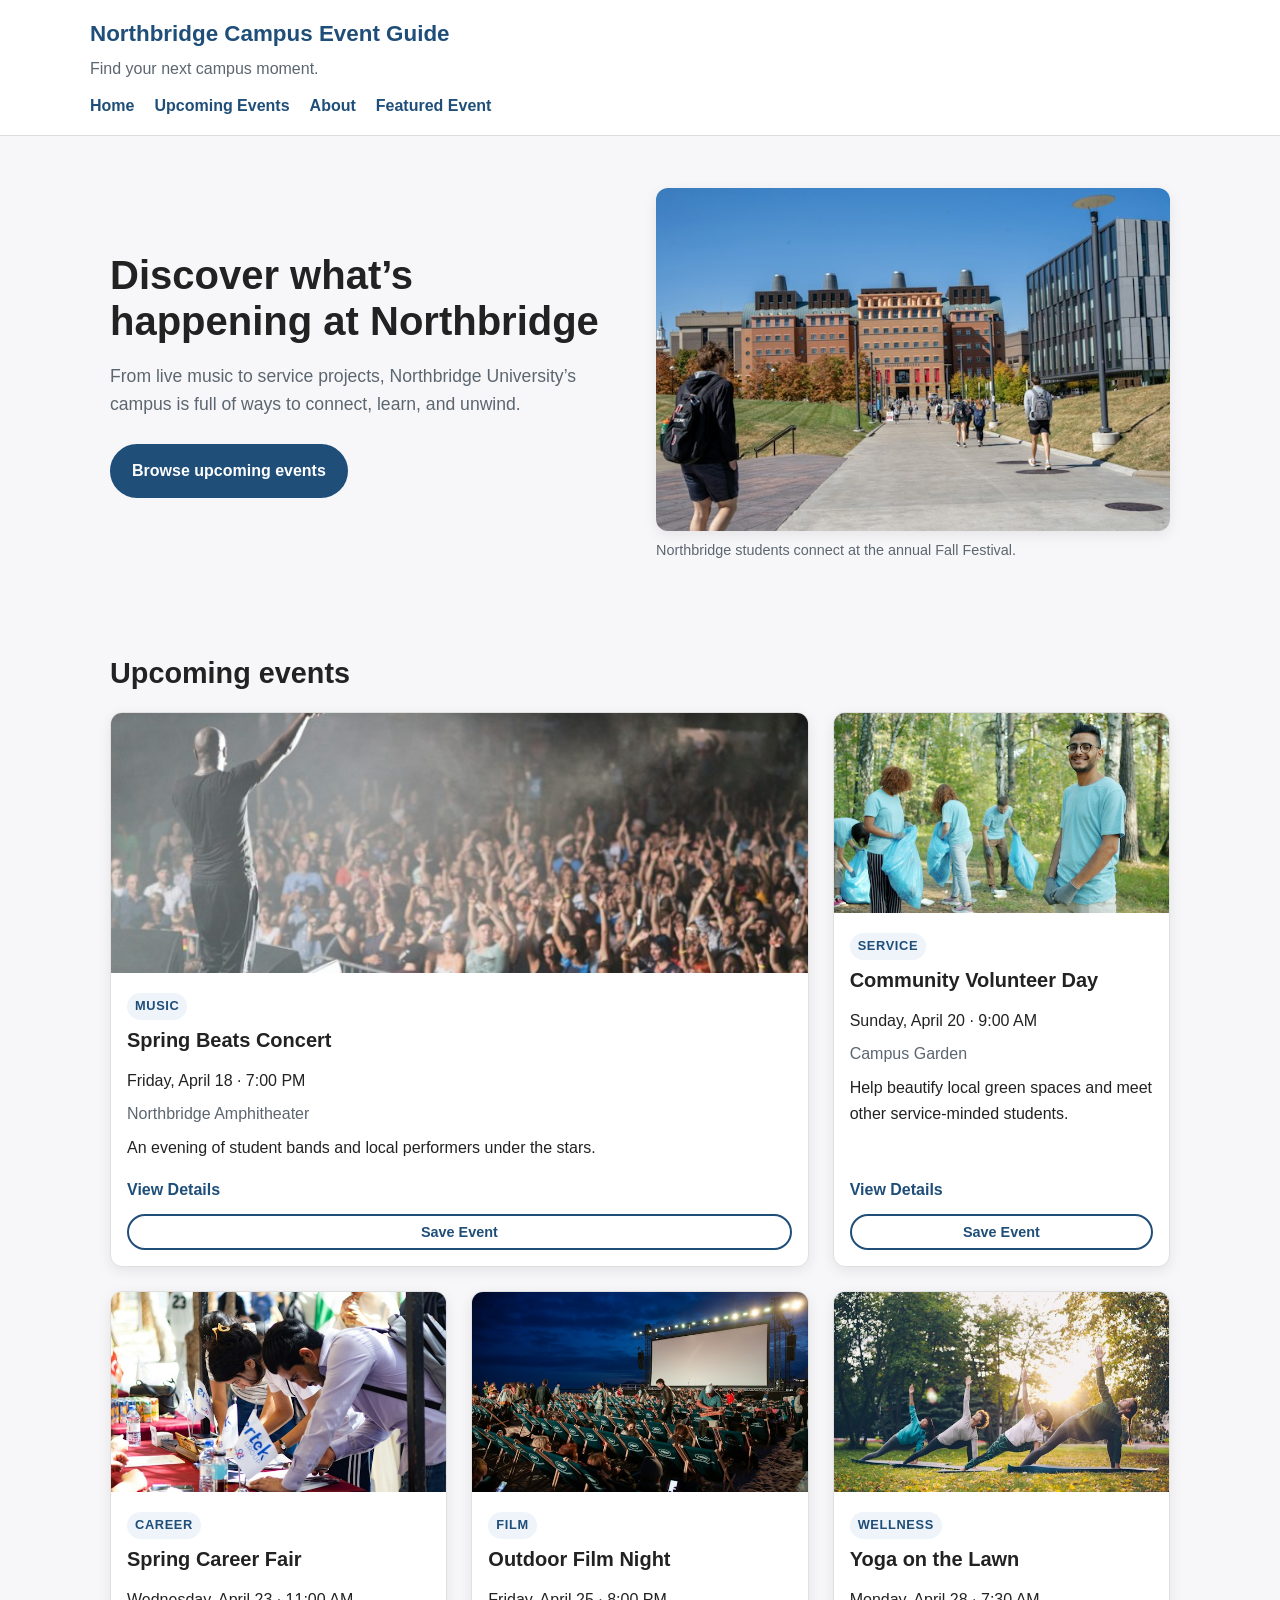
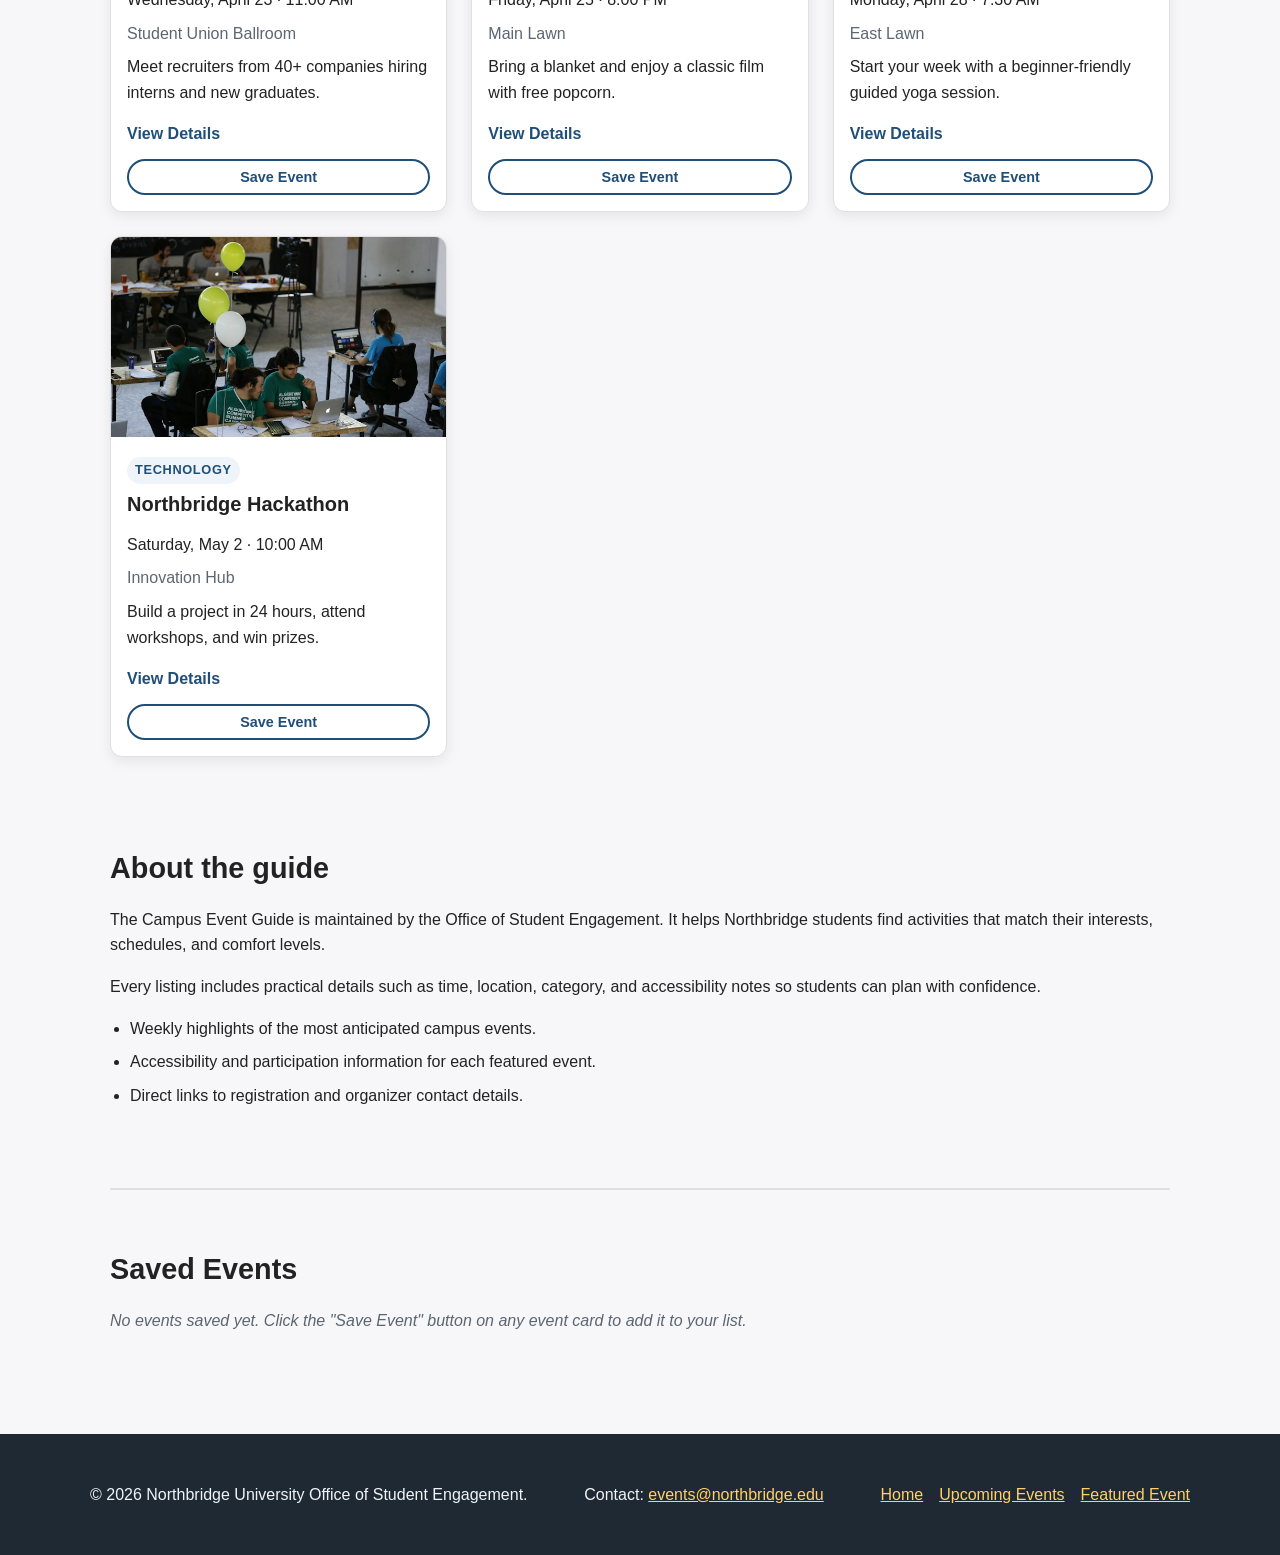
<file: index.html>
<!DOCTYPE html>
<!--
  Name: Sangye Tengkhar
  Date: 09.17.2026
  CSC 372-01

  This is the index.html page for my Campus Event Guide project.
  It includes the site header and navigation, a hero section with an
  introductory paragraph and image, an upcoming events grid with six
  event cards, an about section, and a footer.
-->
<html lang="en">
<head>
  <meta charset="UTF-8">
  <meta name="viewport" content="width=device-width, initial-scale=1.0">
  <title>Northbridge Campus Event Guide | Home</title>
  <link rel="stylesheet" href="css/styles.css">
  <script src="js/scripts.js" defer></script>
</head>
<body>

  <header class="site-header">
    <div class="header-inner">
      <a class="logo" href="index.html">Northbridge Campus Event Guide</a>
      <p class="tagline">Find your next campus moment.</p>
    </div>

    <nav class="site-nav">
      <ul>
        <li><a href="index.html">Home</a></li>
        <li><a href="#upcoming-events">Upcoming Events</a></li>
        <li><a href="index.html#about">About</a></li>
        <li><a href="event.html">Featured Event</a></li>
      </ul>
    </nav>
  </header>

  <main>

    <section class="hero">
      <div class="hero-content">
        <h1 id="hero-title">Discover what’s happening at Northbridge</h1>
        <p>
          From live music to service projects, Northbridge University’s campus is full of
          ways to connect, learn, and unwind.
        </p>
        <a class="button" href="#upcoming-events">Browse upcoming events</a>
      </div>

      <figure class="hero-figure">
        <img src="images/campus-walk.jpg" alt="Students walking and talking on a sunny university campus">
        <figcaption>Northbridge students connect at the annual Fall Festival.</figcaption>
      </figure>
    </section>

    <section id="upcoming-events" class="events-section">
      <h2 id="events-title">Upcoming events</h2>

      <div class="event-grid">

        <article class="event-card featured">
          <img src="images/concert.jpg" alt="Students dancing at an outdoor concert">
          <div class="card-body">
            <p class="category">Music</p>
            <h3>Spring Beats Concert</h3>
            <p><time datetime="2026-04-18T19:00">Friday, April 18 · 7:00 PM</time></p>
            <p class="location">Northbridge Amphitheater</p>
            <p>An evening of student bands and local performers under the stars.</p>
            <a class="text-link" href="event.html">View Details</a>
          </div>
        </article>

        <article class="event-card">
          <img src="images/volunteer.jpg" alt="Volunteers planting trees in a campus garden">
          <div class="card-body">
            <p class="category">Service</p>
            <h3>Community Volunteer Day</h3>
            <p><time datetime="2026-04-20T09:00">Sunday, April 20 · 9:00 AM</time></p>
            <p class="location">Campus Garden</p>
            <p>Help beautify local green spaces and meet other service-minded students.</p>
            <a class="text-link" href="event.html">View Details</a>
          </div>
        </article>

        <article class="event-card">
          <img src="images/career-fair.jpg" alt="Students speaking with employers at a career fair">
          <div class="card-body">
            <p class="category">Career</p>
            <h3>Spring Career Fair</h3>
            <p><time datetime="2026-04-23T11:00">Wednesday, April 23 · 11:00 AM</time></p>
            <p class="location">Student Union Ballroom</p>
            <p>Meet recruiters from 40+ companies hiring interns and new graduates.</p>
            <a class="text-link" href="event.html">View Details</a>
          </div>
        </article>

        <article class="event-card">
          <img src="images/movie-outdoors.jpg" alt="Students watching a movie on a large outdoor screen">
          <div class="card-body">
            <p class="category">Film</p>
            <h3>Outdoor Film Night</h3>
            <p><time datetime="2026-04-25T20:00">Friday, April 25 · 8:00 PM</time></p>
            <p class="location">Main Lawn</p>
            <p>Bring a blanket and enjoy a classic film with free popcorn.</p>
            <a class="text-link" href="event.html">View Details</a>
          </div>
        </article>

        <article class="event-card">
          <img src="images/yoga.jpg" alt="Students doing yoga on mats on a grassy lawn">
          <div class="card-body">
            <p class="category">Wellness</p>
            <h3>Yoga on the Lawn</h3>
            <p><time datetime="2026-04-28T07:30">Monday, April 28 · 7:30 AM</time></p>
            <p class="location">East Lawn</p>
            <p>Start your week with a beginner-friendly guided yoga session.</p>
            <a class="text-link" href="event.html">View Details</a>
          </div>
        </article>

        <article class="event-card">
          <img src="images/hackathon.jpg" alt="Students collaborating on laptops at a hackathon">
          <div class="card-body">
            <p class="category">Technology</p>
            <h3>Northbridge Hackathon</h3>
            <p><time datetime="2026-05-02T10:00">Saturday, May 2 · 10:00 AM</time></p>
            <p class="location">Innovation Hub</p>
            <p>Build a project in 24 hours, attend workshops, and win prizes.</p>
            <a class="text-link" href="event.html">View Details</a>
          </div>
        </article>

      </div>
    </section>

    <section id="about" class="about-section">
      <h2 id="about-title">About the guide</h2>
      <p>
        The Campus Event Guide is maintained by the Office of Student Engagement.
        It helps Northbridge students find activities that match their interests,
        schedules, and comfort levels.
      </p>
      <p>
        Every listing includes practical details such as time, location, category,
        and accessibility notes so students can plan with confidence.
      </p>

      <ul>
        <li>Weekly highlights of the most anticipated campus events.</li>
        <li>Accessibility and participation information for each featured event.</li>
        <li>Direct links to registration and organizer contact details.</li>
      </ul>
    </section>

  </main>

  <footer class="site-footer">
    <div class="footer-content">
      <p>&copy; 2026 Northbridge University Office of Student Engagement.</p>
      <p>Contact: <a href="mailto:events@northbridge.edu">events@northbridge.edu</a></p>

      <nav>
        <ul>
          <li><a href="index.html">Home</a></li>
          <li><a href="index.html#upcoming-events">Upcoming Events</a></li>
          <li><a href="event.html">Featured Event</a></li>
        </ul>
      </nav>
    </div>
  </footer>

</body>
</html>
</file>
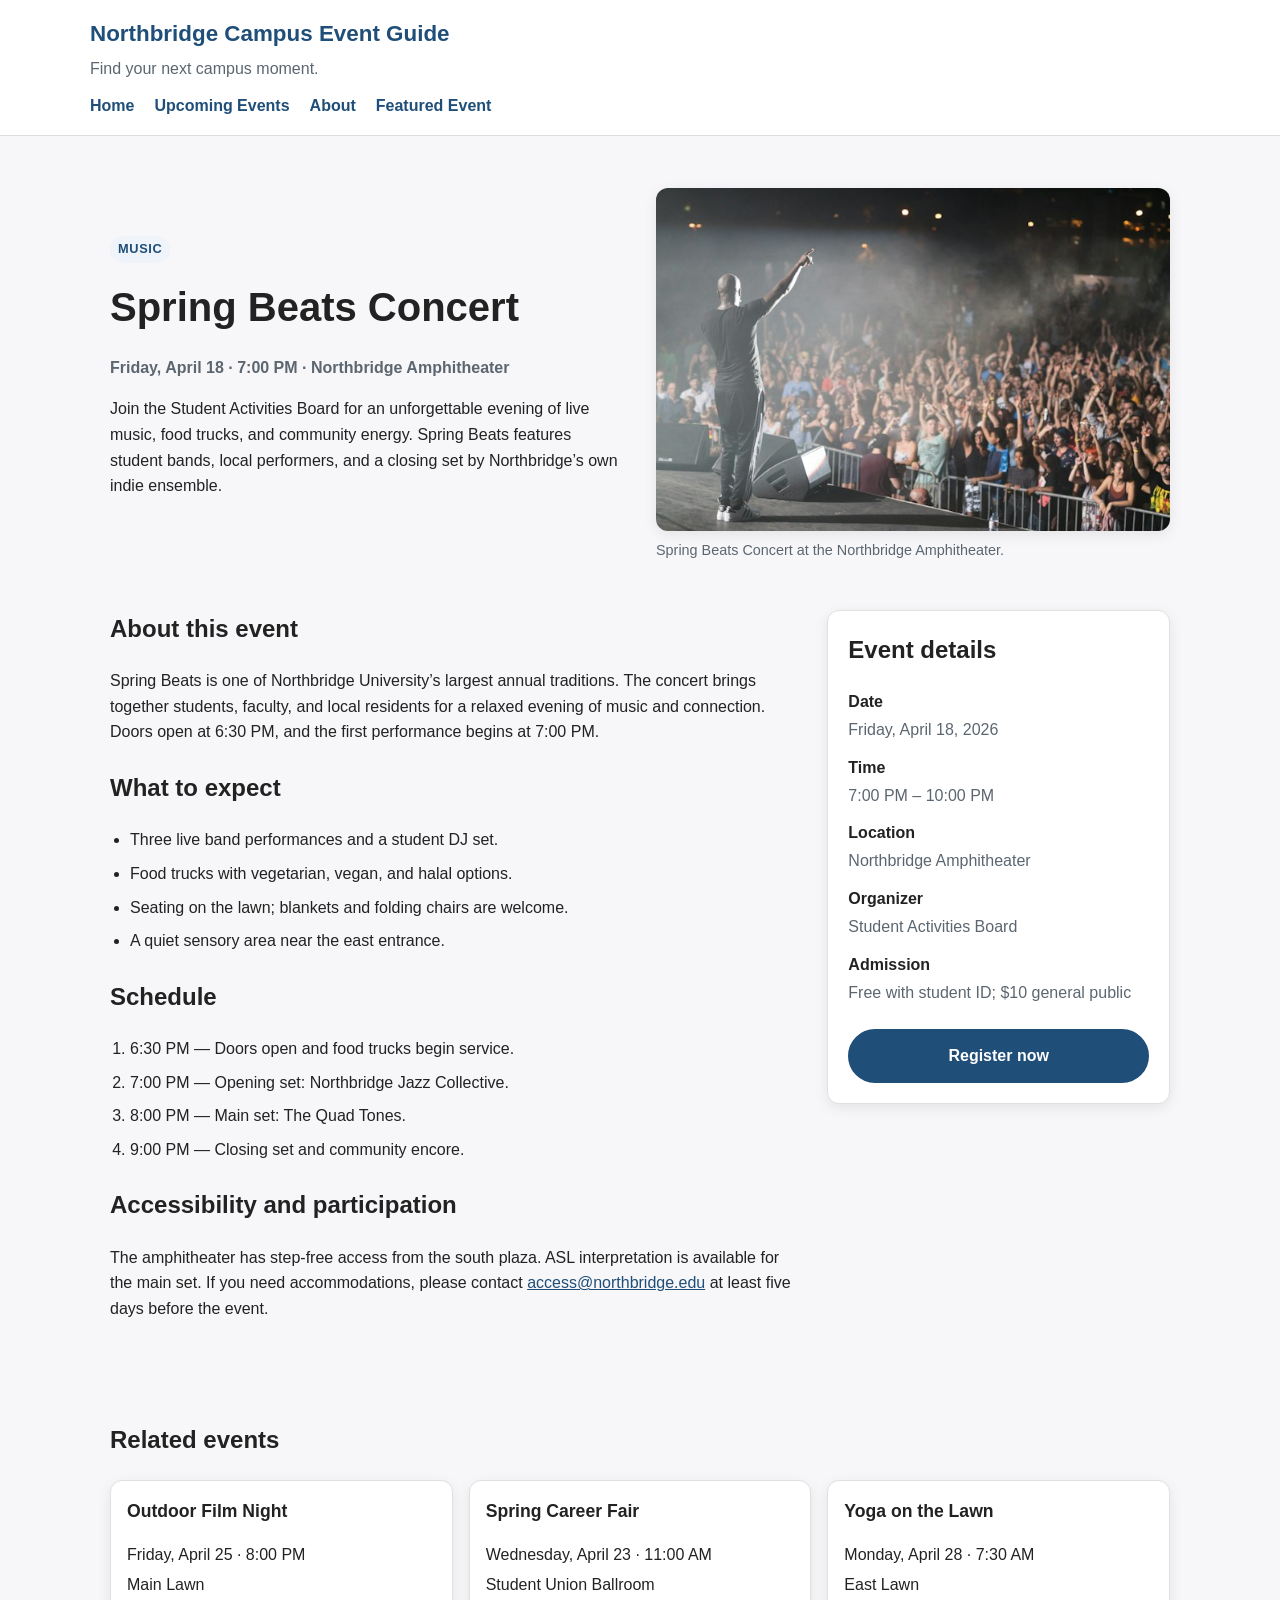
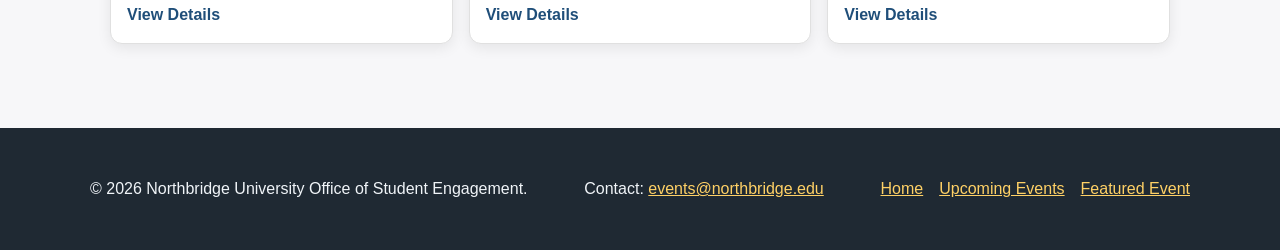
<file: event.html>
<!DOCTYPE html>
<!--
  Name: Sangye Tengkhar
  Date: 09.17.2026
  CSC 372-01

  This is the event.html page for my Campus Event Guide project.
  It includes the shared site header and navigation, an event introduction
  for the Spring Beats Concert, a two-column main content and sidebar
  layout, a related events section, and a shared footer.
-->
<html lang="en">
<head>
  <meta charset="UTF-8">
  <meta name="viewport" content="width=device-width, initial-scale=1.0">
  <title>Spring Beats Concert | Northbridge Campus Event Guide</title>
  <link rel="stylesheet" href="css/styles.css">
</head>
<body>

  <header class="site-header">
    <div class="header-inner">
      <a class="logo" href="index.html">Northbridge Campus Event Guide</a>
      <p class="tagline">Find your next campus moment.</p>
    </div>

    <nav class="site-nav">
      <ul>
        <li><a href="index.html">Home</a></li>
        <li><a href="index.html#upcoming-events">Upcoming Events</a></li>
        <li><a href="index.html#about">About</a></li>
        <li><a href="event.html">Featured Event</a></li>
      </ul>
    </nav>
  </header>

  <main>

    <section class="event-intro">
      <div class="event-intro-content">
        <p class="category">Music</p>
        <h1 id="event-title">Spring Beats Concert</h1>
        <p class="event-meta">
          <time datetime="2026-04-18T19:00">Friday, April 18 · 7:00 PM</time>
          · Northbridge Amphitheater
        </p>
        <p>
          Join the Student Activities Board for an unforgettable evening of live music,
          food trucks, and community energy. Spring Beats features student bands,
          local performers, and a closing set by Northbridge’s own indie ensemble.
        </p>
      </div>

      <figure>
        <img src="images/concert.jpg" alt="Students dancing and cheering at an outdoor campus concert">
        <figcaption>Spring Beats Concert at the Northbridge Amphitheater.</figcaption>
      </figure>
    </section>

    <div class="event-layout">

      <article class="event-main">
        <h2>About this event</h2>
        <p>
          Spring Beats is one of Northbridge University’s largest annual traditions.
          The concert brings together students, faculty, and local residents for a
          relaxed evening of music and connection. Doors open at 6:30 PM, and the
          first performance begins at 7:00 PM.
        </p>

        <h2>What to expect</h2>
        <ul>
          <li>Three live band performances and a student DJ set.</li>
          <li>Food trucks with vegetarian, vegan, and halal options.</li>
          <li>Seating on the lawn; blankets and folding chairs are welcome.</li>
          <li>A quiet sensory area near the east entrance.</li>
        </ul>

        <h2>Schedule</h2>
        <ol>
          <li><time datetime="2026-04-18T18:30">6:30 PM</time> — Doors open and food trucks begin service.</li>
          <li><time datetime="2026-04-18T19:00">7:00 PM</time> — Opening set: Northbridge Jazz Collective.</li>
          <li><time datetime="2026-04-18T20:00">8:00 PM</time> — Main set: The Quad Tones.</li>
          <li><time datetime="2026-04-18T21:00">9:00 PM</time> — Closing set and community encore.</li>
        </ol>

        <h2>Accessibility and participation</h2>
        <p>
          The amphitheater has step-free access from the south plaza. ASL interpretation
          is available for the main set. If you need accommodations, please contact
          <a href="mailto:access@northbridge.edu">access@northbridge.edu</a> at least
          five days before the event.
        </p>
      </article>

      <aside class="event-sidebar">
        <h2 id="sidebar-title">Event details</h2>

        <dl>
          <dt>Date</dt>
          <dd><time datetime="2026-04-18">Friday, April 18, 2026</time></dd>

          <dt>Time</dt>
          <dd>7:00 PM – 10:00 PM</dd>

          <dt>Location</dt>
          <dd>Northbridge Amphitheater</dd>

          <dt>Organizer</dt>
          <dd>Student Activities Board</dd>

          <dt>Admission</dt>
          <dd>Free with student ID; $10 general public</dd>
        </dl>

        <a class="button" href="#">Register now</a>
      </aside>

    </div>

    <section class="related-events">
      <h2>Related events</h2>

      <div class="related-flex">

        <article class="related-card">
          <h3>Outdoor Film Night</h3>
          <p><time datetime="2026-04-25T20:00">Friday, April 25 · 8:00 PM</time></p>
          <p>Main Lawn</p>
          <a href="event.html">View Details</a>
        </article>

        <article class="related-card">
          <h3>Spring Career Fair</h3>
          <p><time datetime="2026-04-23T11:00">Wednesday, April 23 · 11:00 AM</time></p>
          <p>Student Union Ballroom</p>
          <a href="event.html">View Details</a>
        </article>

        <article class="related-card">
          <h3>Yoga on the Lawn</h3>
          <p><time datetime="2026-04-28T07:30">Monday, April 28 · 7:30 AM</time></p>
          <p>East Lawn</p>
          <a href="event.html">View Details</a>
        </article>

      </div>
    </section>

  </main>

  <footer class="site-footer">
    <div class="footer-content">
      <p>&copy; 2026 Northbridge University Office of Student Engagement.</p>
      <p>Contact: <a href="mailto:events@northbridge.edu">events@northbridge.edu</a></p>

      <nav>
        <ul>
          <li><a href="index.html">Home</a></li>
          <li><a href="index.html#upcoming-events">Upcoming Events</a></li>
          <li><a href="event.html">Featured Event</a></li>
        </ul>
      </nav>
    </div>
  </footer>

</body>
</html>
</file>
<file: css/styles.css>
/*
  Name: Sangye Tengkhar
  Date: 09.17.2026
  CSC 372-01

  This is the external stylesheet for the Campus Event Guide website.
  It handles global styles, typography, colors, the Flexbox and Grid
  layouts, button and card styling, and the responsive media queries
  for both the home page and the event details page.
*/

/* Global styles */

* {
  box-sizing: border-box;
}

body {
  margin: 0;
  font-family: Arial, Helvetica, sans-serif;
  line-height: 1.6;
  color: #222222;
  background: #f7f7f9;
}

img {
  max-width: 100%;
  display: block;
}

a {
  color: #1f4e79;
}

a:hover {
  text-decoration: none;
}

a:focus,
.button:focus {
  outline: 3px solid #e8a33d;
  outline-offset: 2px;
}

/* Header and navigation */

.site-header {
  background: #ffffff;
  border-bottom: 1px solid #dddddd;
  padding: 1rem 1.25rem;
}

.header-inner {
  max-width: 1100px;
  margin: 0 auto 0.75rem;
}

.logo {
  font-size: 1.4rem;
  font-weight: 700;
  text-decoration: none;
  color: #1f4e79;
}

.tagline {
  margin: 0.25rem 0 0;
  color: #5c6670;
}

.site-nav ul {
  display: flex;
  flex-wrap: wrap;
  gap: 0.75rem 1.25rem;
  list-style: none;
  padding: 0;
  margin: 0 auto;
  max-width: 1100px;
}

.site-nav a {
  text-decoration: none;
  font-weight: 600;
  padding: 0.25rem 0;
}

.site-nav a:hover {
  color: #e8a33d;
}

/* Main layout */

main {
  max-width: 1100px;
  margin: 0 auto;
  padding: 1.25rem;
}

/* Hero */

.hero {
  display: flex;
  flex-wrap: wrap;
  gap: 2rem;
  align-items: center;
  padding: 2rem 0;
}

.hero-content {
  flex: 1 1 320px;
}

.hero-content h1 {
  font-size: 2.5rem;
  margin: 0 0 1rem;
  line-height: 1.15;
}

.hero-content p {
  font-size: 1.1rem;
  color: #5c6670;
}

.hero-figure {
  flex: 1 1 320px;
  margin: 0;
}

.hero-figure img {
  border-radius: 12px;
  box-shadow: 0 4px 14px rgba(0, 0, 0, 0.08);
}

.hero-figure figcaption {
  font-size: 0.9rem;
  color: #5c6670;
  margin-top: 0.5rem;
}

/* Buttons and links */

.button {
  display: inline-block;
  background: #1f4e79;
  color: #ffffff;
  text-decoration: none;
  padding: 0.75rem 1.25rem;
  border-radius: 999px;
  font-weight: 700;
  margin-top: 0.5rem;
  border: 2px solid #1f4e79;
}

.button:hover {
  background: #e8a33d;
  border-color: #e8a33d;
  color: #222222;
}

.text-link {
  margin-top: auto;
  font-weight: 700;
  text-decoration: none;
  padding-top: 0.75rem;
}

.text-link:hover {
  color: #e8a33d;
}

/* Upcoming events grid */

.events-section,
.about-section {
  padding: 2rem 0;
}

.events-section h2,
.about-section h2 {
  font-size: 1.8rem;
  margin-bottom: 1rem;
}

.event-grid {
  display: grid;
  grid-template-columns: repeat(3, 1fr);
  gap: 1.5rem;
}

.event-card {
  background: #ffffff;
  border: 1px solid #e0e0e0;
  border-radius: 12px;
  overflow: hidden;
  box-shadow: 0 4px 14px rgba(0, 0, 0, 0.08);
  display: flex;
  flex-direction: column;
}

.event-card.featured {
  grid-column: span 2;
}

.event-card img {
  width: 100%;
  height: 200px;
  object-fit: cover;
  object-position: center;
  background: #dddddd;
}

.event-card.featured img {
  height: 260px;
}

.card-body {
  padding: 1rem;
  display: flex;
  flex-direction: column;
  flex: 1;
}

.category {
  display: inline-block;
  background: #eef4fa;
  color: #1f4e79;
  font-size: 0.8rem;
  font-weight: 700;
  text-transform: uppercase;
  letter-spacing: 0.05em;
  padding: 0.2rem 0.5rem;
  border-radius: 999px;
  align-self: flex-start;
  margin: 0 0 0.5rem;
}

.event-card h3 {
  margin: 0 0 0.5rem;
  font-size: 1.25rem;
}

.event-card p {
  margin: 0.25rem 0;
}

.location {
  color: #5c6670;
}

/* About */

.about-section ul {
  padding-left: 1.25rem;
}

.about-section li {
  margin-bottom: 0.5rem;
}

/* Footer */

.site-footer {
  background: #1f2933;
  color: #f0f4f8;
  padding: 2rem 1.25rem;
  margin-top: 2rem;
}

.footer-content {
  max-width: 1100px;
  margin: 0 auto;
  display: flex;
  flex-wrap: wrap;
  gap: 1rem 2rem;
  justify-content: space-between;
  align-items: center;
}

.site-footer a {
  color: #ffd166;
}

.footer-content nav ul {
  display: flex;
  flex-wrap: wrap;
  gap: 0.75rem 1rem;
  list-style: none;
  padding: 0;
  margin: 0;
}

/* Event details page */

.event-intro {
  display: flex;
  flex-wrap: wrap;
  gap: 2rem;
  align-items: center;
  padding: 2rem 0;
}

.event-intro-content {
  flex: 1 1 320px;
}

.event-intro h1 {
  font-size: 2.5rem;
  margin: 0.25rem 0 0.75rem;
}

.event-meta {
  color: #5c6670;
  font-weight: 600;
}

.event-intro figure {
  flex: 1 1 320px;
  margin: 0;
}

.event-intro img {
  border-radius: 12px;
  box-shadow: 0 4px 14px rgba(0, 0, 0, 0.08);
}

.event-intro figcaption {
  font-size: 0.9rem;
  color: #5c6670;
  margin-top: 0.5rem;
}

.event-layout {
  display: grid;
  grid-template-columns: 2fr 1fr;
  gap: 2rem;
  align-items: start;
  padding: 1rem 0 2rem;
}

.event-main h2 {
  margin-top: 1.5rem;
}

.event-main h2:first-child {
  margin-top: 0;
}

.event-main ul,
.event-main ol {
  padding-left: 1.25rem;
}

.event-main li {
  margin-bottom: 0.5rem;
}

.event-sidebar {
  background: #ffffff;
  border: 1px solid #e0e0e0;
  border-radius: 12px;
  padding: 1.25rem;
  box-shadow: 0 4px 14px rgba(0, 0, 0, 0.08);
  position: sticky;
  top: 1rem;
}

.event-sidebar h2 {
  margin-top: 0;
}

.event-sidebar dl {
  margin: 0 0 1rem;
}

.event-sidebar dt {
  font-weight: 700;
  margin-top: 0.75rem;
}

.event-sidebar dd {
  margin: 0.15rem 0 0;
  color: #5c6670;
}

.event-sidebar .button {
  width: 100%;
  text-align: center;
}

/* Related events */

.related-events {
  padding: 2rem 0;
}

.related-flex {
  display: flex;
  flex-wrap: wrap;
  gap: 1rem;
}

.related-card {
  flex: 1 1 220px;
  background: #ffffff;
  border: 1px solid #e0e0e0;
  border-radius: 12px;
  padding: 1rem;
  box-shadow: 0 4px 14px rgba(0, 0, 0, 0.08);
}

.related-card h3 {
  margin-top: 0;
  font-size: 1.1rem;
}

.related-card p {
  margin: 0.25rem 0;
}

.related-card a {
  font-weight: 700;
  text-decoration: none;
}

/* Save event button */

.save-button {
  display: inline-block;
  background: #ffffff;
  color: #1f4e79;
  border: 2px solid #1f4e79;
  padding: 0.5rem 1rem;
  border-radius: 999px;
  font-family: inherit;
  font-size: 0.9rem;
  font-weight: 700;
  cursor: pointer;
  margin-top: 0.75rem;
}

.save-button:hover {
  background: #eef4fa;
}

.save-button:focus {
  outline: 3px solid #e8a33d;
  outline-offset: 2px;
}

/* Saved state for an event card */

.event-card.saved {
  box-shadow: 0 0 0 3px #e8a33d, 0 4px 14px rgba(232, 163, 61, 0.35);
}

.event-card.saved .save-button {
  background: #1f4e79;
  color: #ffffff;
}

.event-card.saved .save-button:hover {
  background: #163a5c;
}

/* Saved events summary section */

.saved-events-section {
  padding: 2rem 0;
  margin-top: 2rem;
  border-top: 2px solid #e0e0e0;
}

.saved-events-section h2 {
  font-size: 1.8rem;
  margin-bottom: 1rem;
}

.empty-message {
  color: #5c6670;
  font-style: italic;
}

.saved-events-list {
  list-style: none;
  padding: 0;
  margin: 0;
  display: grid;
  gap: 0.75rem;
}

.saved-event-item {
  background: #ffffff;
  border: 1px solid #e0e0e0;
  border-left: 4px solid #e8a33d;
  border-radius: 8px;
  padding: 0.75rem 1rem;
  box-shadow: 0 2px 8px rgba(0, 0, 0, 0.05);
}

.saved-event-details {
  margin: 0.25rem 0 0;
  color: #5c6670;
  font-size: 0.95rem;
}

/* Responsive breakpoints */

@media (max-width: 900px) {
  .event-grid {
    grid-template-columns: repeat(2, 1fr);
  }

  .event-card.featured {
    grid-column: span 2;
  }

  .event-layout {
    grid-template-columns: 1fr;
  }

  .event-sidebar {
    position: static;
  }

  .hero-content h1,
  .event-intro h1 {
    font-size: 2rem;
  }
}


@media (max-width: 600px) {
  .event-grid {
    grid-template-columns: 1fr;
  }

  .event-card.featured {
    grid-column: span 1;
  }

  .hero,
  .event-intro {
    flex-direction: column;
    align-items: stretch;
  }

  .site-nav ul {
    flex-direction: column;
    gap: 0.25rem;
  }

  .footer-content {
    flex-direction: column;
    align-items: flex-start;
  }

  .hero-content h1,
  .event-intro h1 {
    font-size: 1.75rem;
  }
}
</file>
